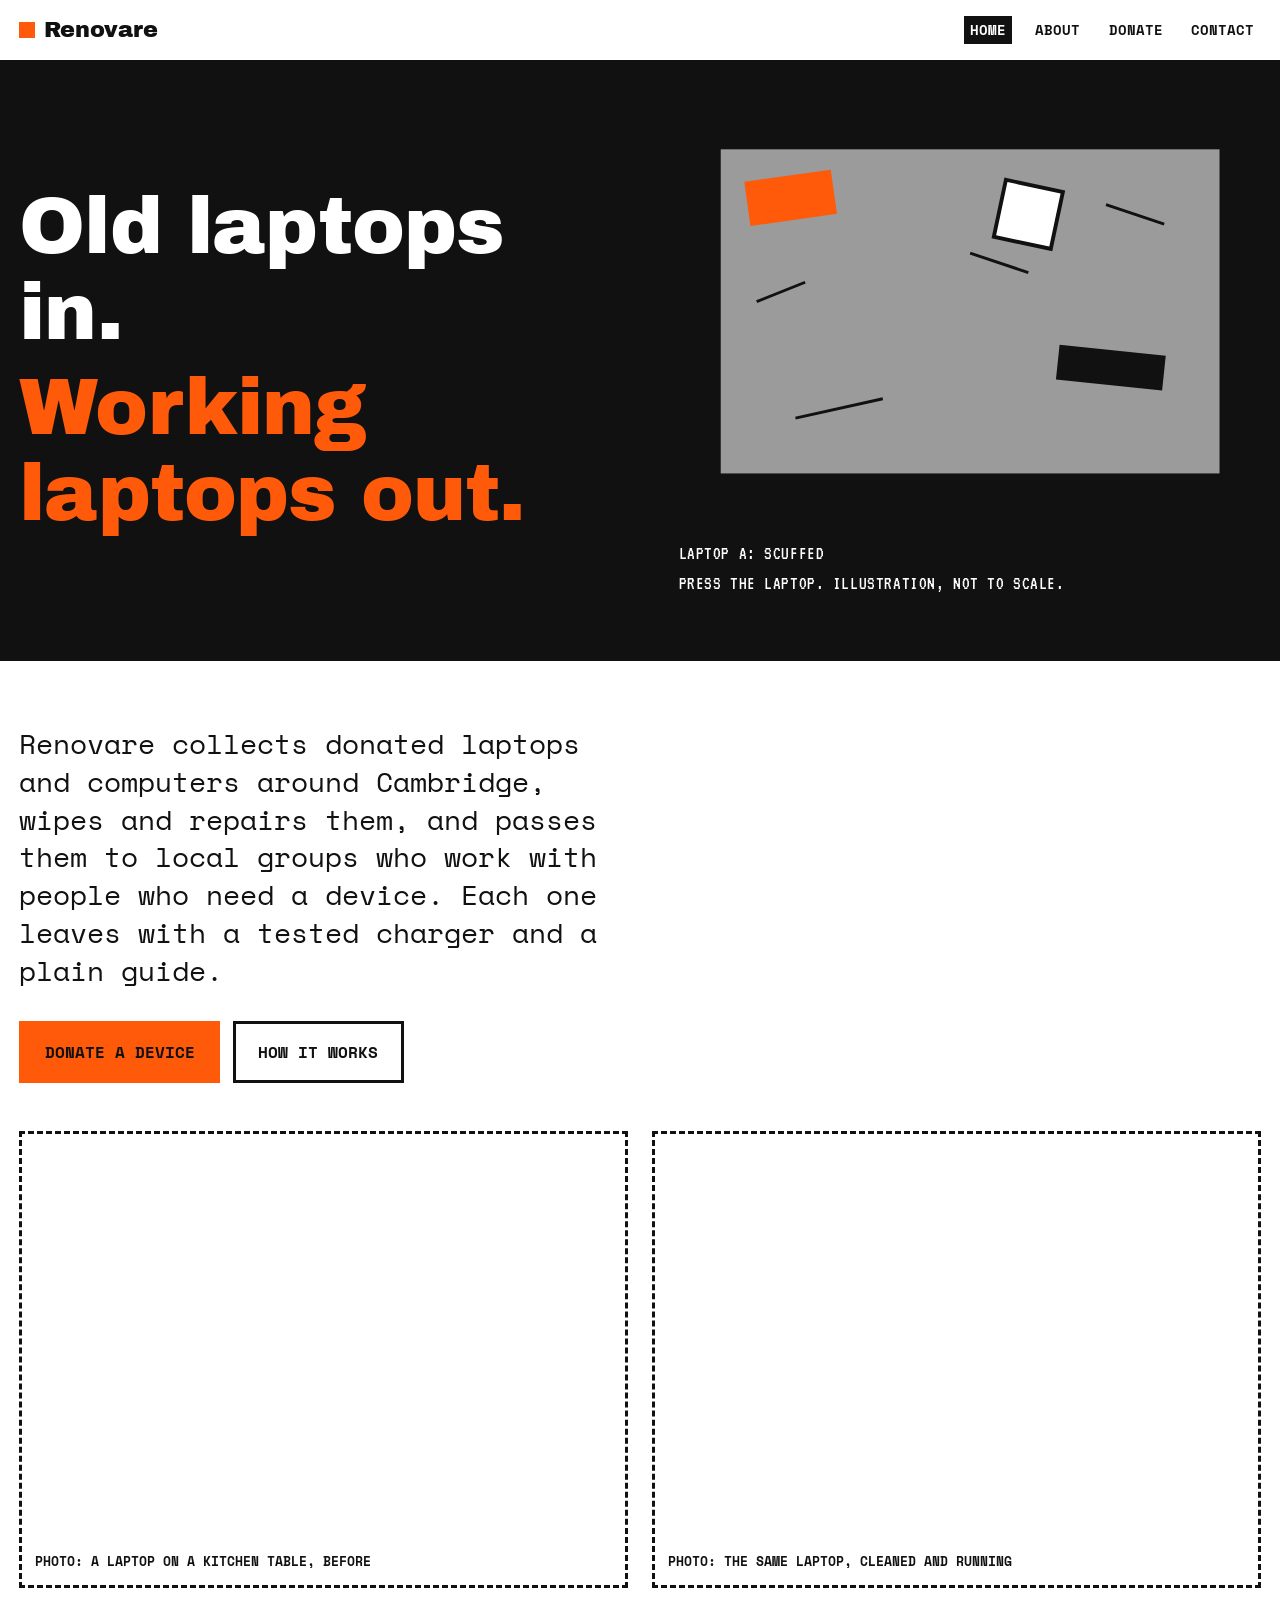
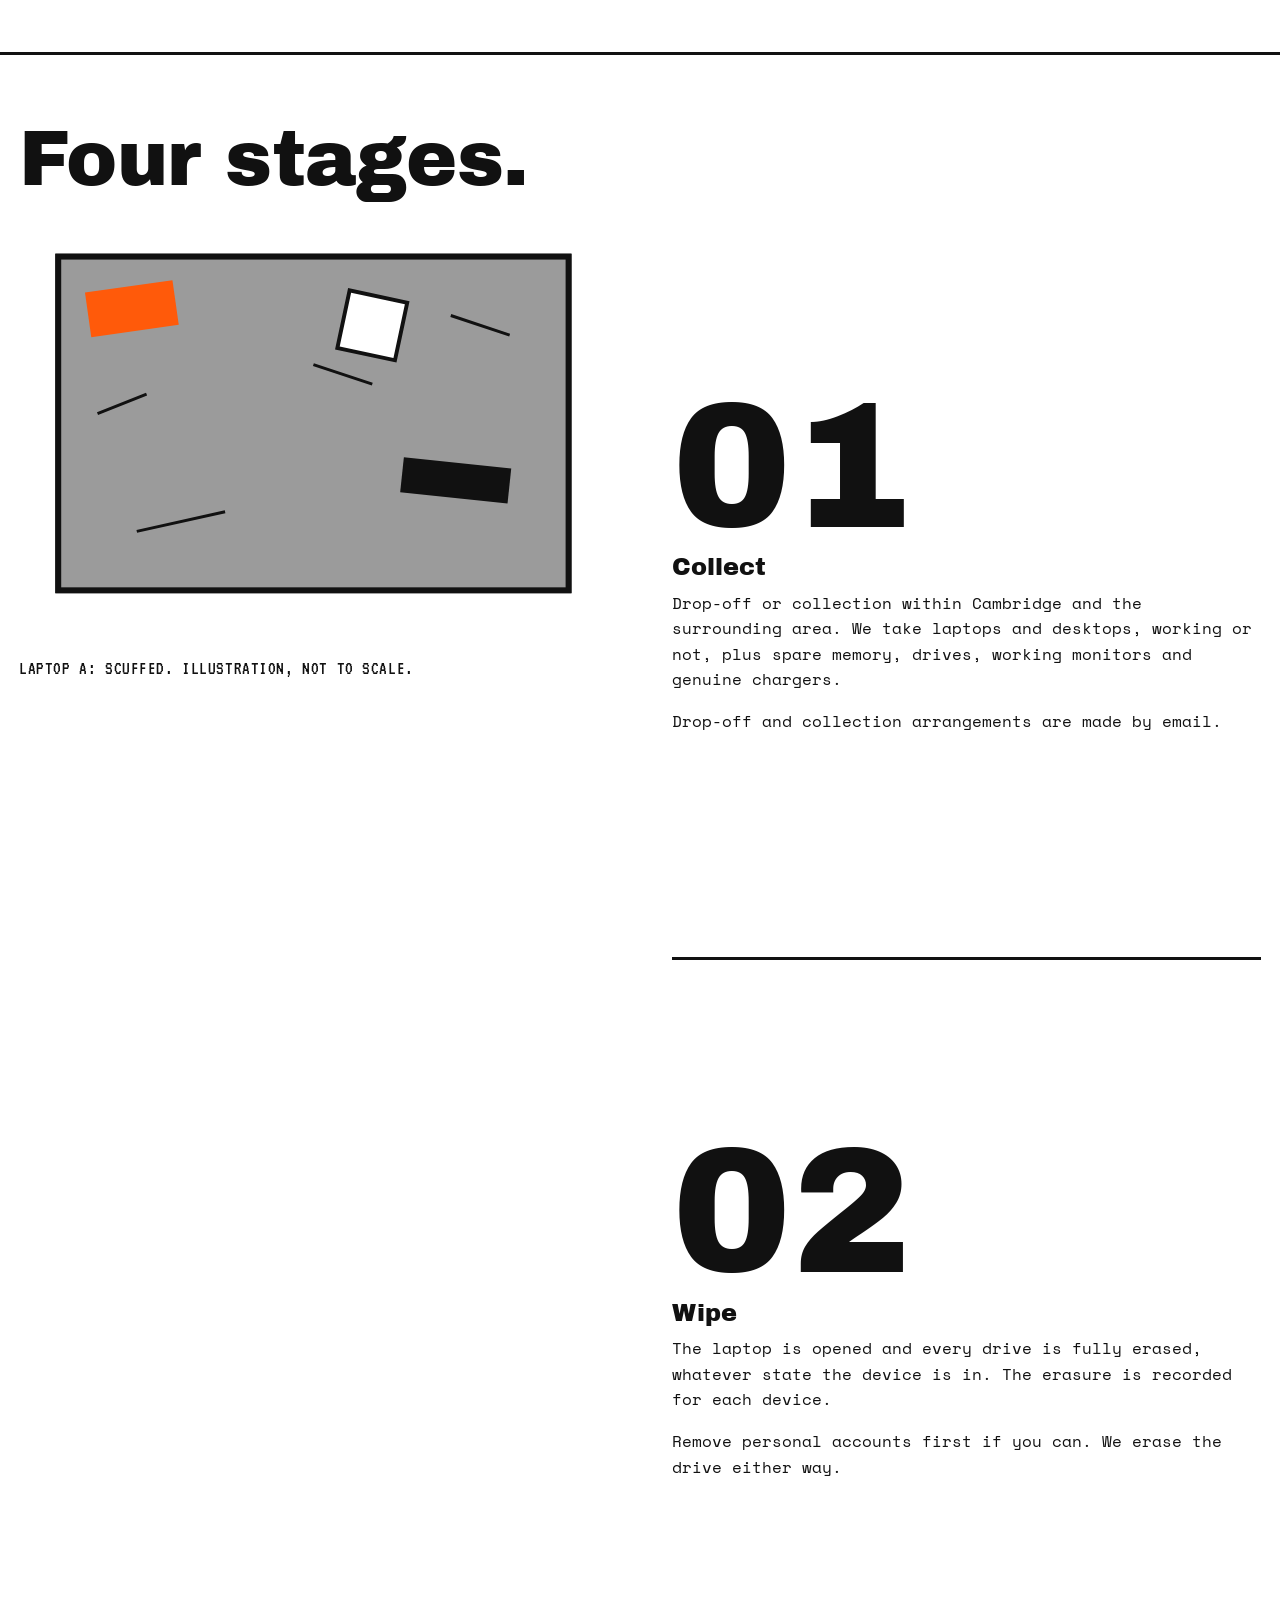
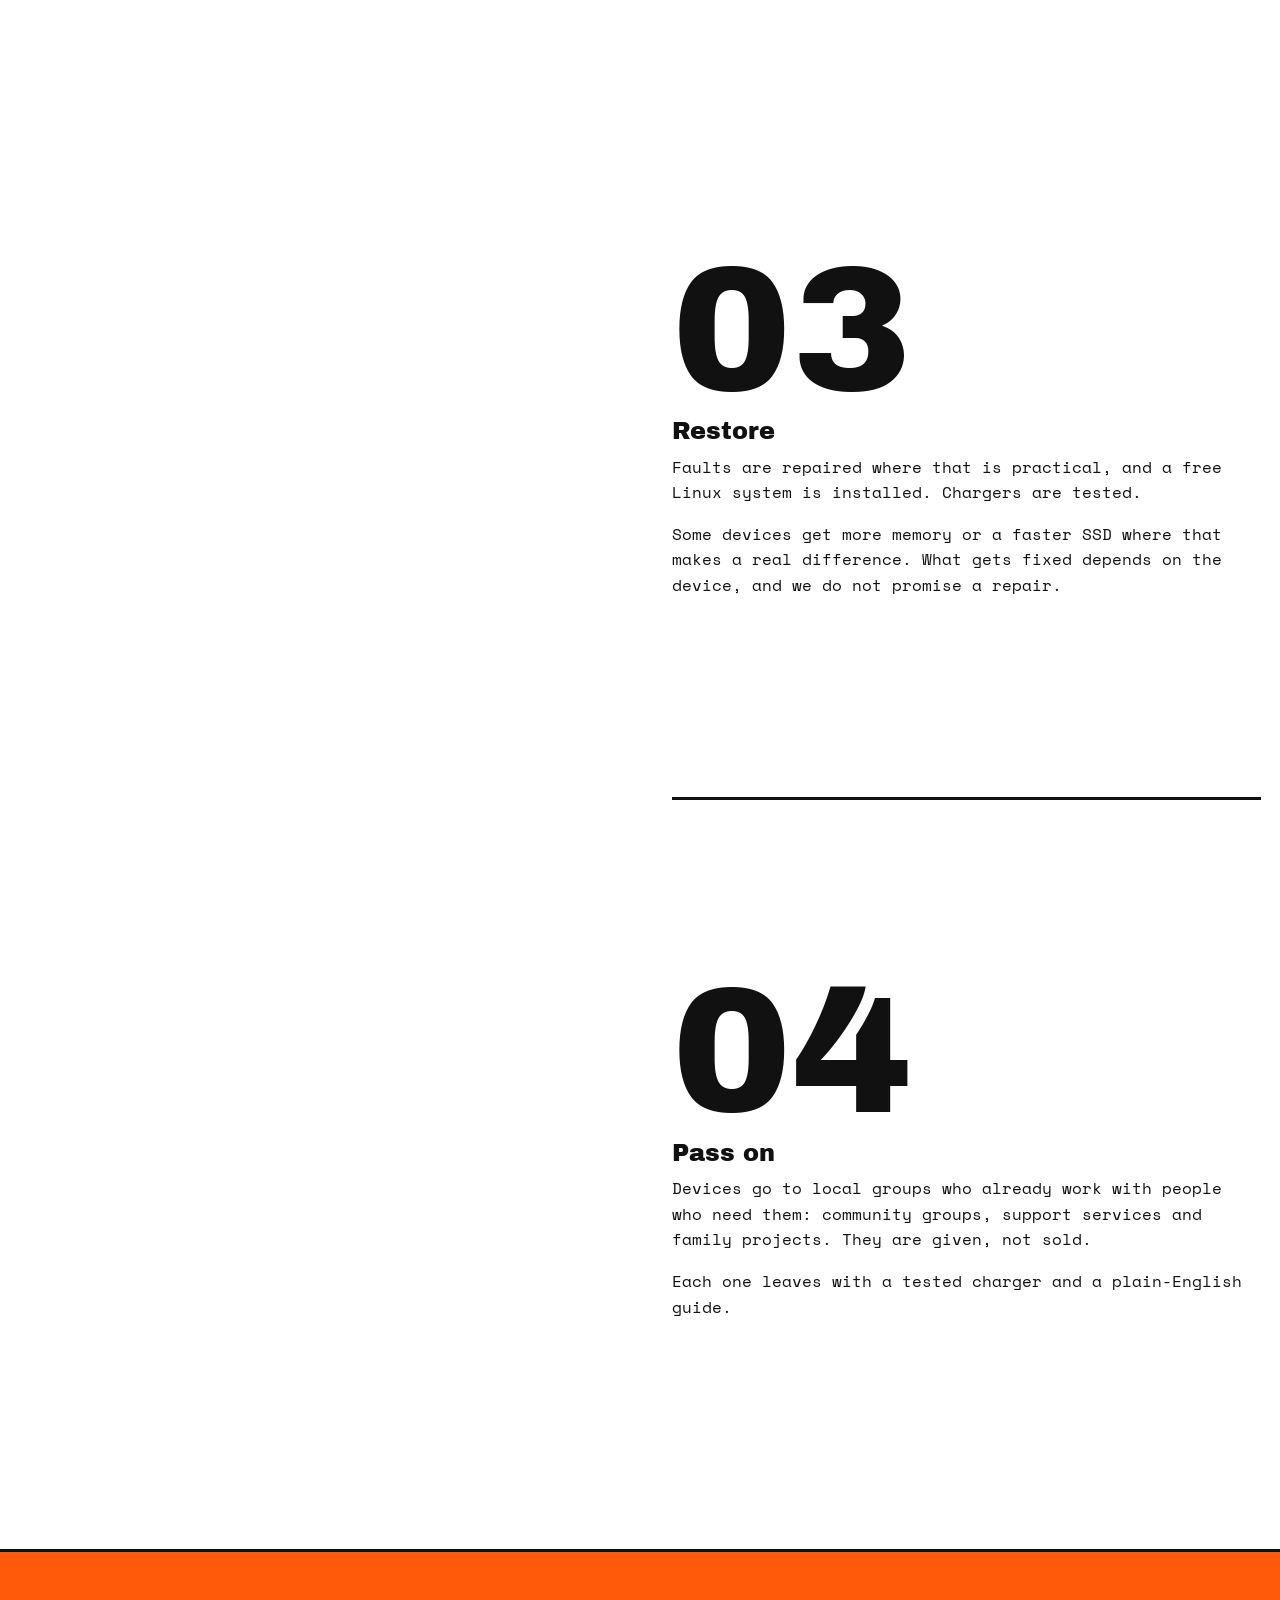
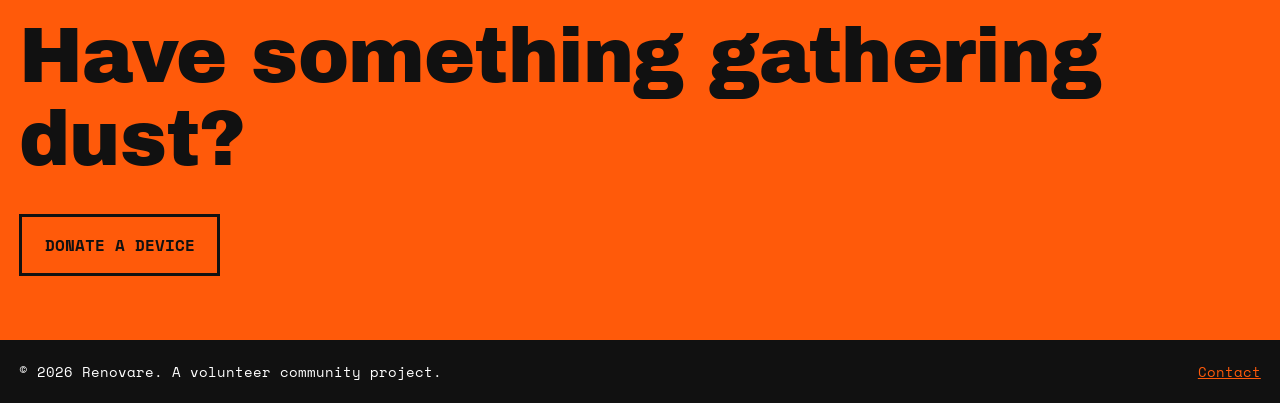
<file: index.html>
<!doctype html>
<html lang="en-GB">
<head>
<meta charset="utf-8">
<meta name="viewport" content="width=device-width,initial-scale=1">
<title>Renovare</title>
<style>
:root{--ink:#111;--paper:#fff;--or:#FF5A0A}
*{box-sizing:border-box;margin:0;padding:0}
html{font:400 16px/1.6 "Space Mono",ui-monospace,monospace;color:var(--ink);background:var(--paper)}
body{min-height:100vh;display:flex;flex-direction:column}
a{color:inherit}
button{font:inherit;color:inherit;background:none;border:0;padding:0;cursor:pointer}
h1,h2,h3,dt{font-family:"Archivo Black",sans-serif;font-weight:400;line-height:1.08;letter-spacing:-.01em}
h1{font-size:clamp(2.8rem,6.2vw,6.5rem)}
h2{font-size:clamp(2.4rem,6vw,5.5rem);margin-bottom:1.2rem}
h3{font-size:1.5rem;letter-spacing:0;margin-bottom:.6rem}
p{max-width:60ch;margin-bottom:1rem}
.vt{font-family:"VT323",monospace;font-size:1.45rem;line-height:1.05;text-transform:uppercase;letter-spacing:.03em}
.cap{font-size:1.2rem;margin:.6rem 0 0}
header{display:flex;flex-wrap:wrap;justify-content:space-between;align-items:center;gap:1rem;padding:1rem 1.2rem;border-bottom:3px solid var(--ink)}
.mark{display:flex;align-items:center;gap:.6rem;font:400 1.4rem/1 "Archivo Black",sans-serif;text-decoration:none}
.mark i{width:.7em;height:.7em;background:var(--or)}
nav{display:flex;flex-wrap:wrap;gap:1rem;text-transform:uppercase;font-size:.9rem;font-weight:700}
nav a{text-decoration:none;padding:.15rem .4rem}
nav a:hover{text-decoration:underline;text-decoration-thickness:3px}
nav a[aria-current=page]{background:var(--ink);color:var(--paper)}
main{flex:1}
section{border-bottom:3px solid var(--ink)}
.in{max-width:1280px;margin:0 auto;padding:4rem 1.2rem}
/* the drive: a grid of cells, orange = data, hollow = erased */
.drive{display:grid;grid-template-columns:repeat(20,1fr);gap:4px;width:100%;transition:outline-color .3s}
.c{aspect-ratio:1;background:var(--or);box-shadow:inset 0 0 0 2px var(--or);transition:background .22s}
.drive[data-stage="2"] .c,.drive[data-stage="3"] .c,.drive[data-stage="4"] .c{background:transparent}
.drive[data-stage="3"] .os,.drive[data-stage="4"] .os{background:var(--or)}
.drive[data-stage="4"]{outline:3px solid var(--or);outline-offset:10px}
/* hero */
.hero{background:var(--ink);color:var(--paper)}
.hgrid{display:grid;grid-template-columns:1.05fr 1fr;gap:3rem;align-items:center}
.hero h1 span{display:block}
.hero .l2{color:var(--or)}
.hero .drive{cursor:pointer}
.hero .drive:focus-visible{outline:3px solid var(--or);outline-offset:8px}
.lead{font-size:clamp(1.25rem,2.4vw,1.75rem);line-height:1.35;max-width:36ch}
.btns{display:flex;flex-wrap:wrap;gap:.8rem;margin-top:2rem}
.btn{display:inline-block;padding:1rem 1.4rem;border:3px solid currentColor;font:700 1rem "Space Mono",monospace;text-transform:uppercase;text-decoration:none;color:inherit}
.btn:hover{background:var(--ink);color:var(--paper);border-color:var(--ink)}
.btn.solid{background:var(--or);border-color:var(--or);color:var(--ink)}
.btn.solid:hover{background:var(--ink);border-color:var(--ink);color:var(--or)}
.pair{display:grid;grid-template-columns:1fr 1fr;gap:1.5rem;margin-top:3rem}
.frame{border:3px dashed currentColor;aspect-ratio:4/3;display:flex;align-items:flex-end;padding:.8rem;font-size:.8rem;text-transform:uppercase;font-weight:700}
/* process */
.proc{display:grid;grid-template-columns:1fr 1fr;gap:4rem;align-items:start}
.rig{position:sticky;top:2rem}
.rig .drive{margin:2rem 0 0;padding:0}
.stg{min-height:70vh;padding:3rem 0;border-top:3px solid var(--ink);display:flex;flex-direction:column;justify-content:center}
.stg:first-child{border-top:0;padding-top:0}
.n{font-family:"Archivo Black",sans-serif;font-size:clamp(5rem,14vw,12rem);line-height:.8;margin-bottom:1rem}
.stg[data-n="3"]{border-top:0}
.band{background:var(--or)}
.band .in{display:flex;flex-wrap:wrap;justify-content:space-between;align-items:center;gap:2rem}
.band h2{margin:0}
.spec{border-top:3px solid var(--ink)}
.spec>div{display:grid;grid-template-columns:minmax(0,1fr) minmax(0,2fr);gap:1.5rem;padding:1.6rem 0;border-bottom:3px solid var(--ink)}
dt{font-size:1.15rem;text-transform:uppercase}
dd{max-width:60ch}
.orb{background:var(--or)}
.yn{display:grid;grid-template-columns:1fr 1fr;border-bottom:3px solid var(--ink)}
.yn>div{padding:3rem 1.5rem}
.yn>div+div{background:var(--ink);color:var(--paper)}
.yn ul{list-style:none}
.yn li{padding:.8rem 0;border-bottom:2px solid currentColor}
.yes li::before{content:"✓  ";font-weight:700}
.no li::before{content:"✕  ";font-weight:700;color:var(--or)}
.big{display:inline-block;font-family:"Archivo Black",sans-serif;font-size:clamp(1.3rem,4vw,3rem);text-decoration:underline;text-decoration-thickness:4px;text-underline-offset:.15em;word-break:break-all;margin:1.5rem 0}
.form label{display:block;text-transform:uppercase;font-weight:700;font-size:.8rem;margin-top:1.6rem}
input,textarea{width:100%;font:inherit;color:inherit;background:transparent;border:0;border-bottom:3px solid var(--ink);padding:.6rem 0;border-radius:0}
textarea{min-height:8rem;resize:vertical}
input:focus,textarea:focus{outline:none;border-bottom-color:var(--or)}
.form .btn{margin-top:2.2rem}
footer{display:flex;flex-wrap:wrap;justify-content:space-between;gap:1rem;padding:1.2rem;background:var(--ink);color:var(--paper);font-size:.85rem}
footer a{color:var(--or)}
@media (max-width:860px){.hgrid,.proc,.pair,.yn,.spec>div{grid-template-columns:1fr}.rig{position:static}.yn>div+div{border-top:3px solid var(--ink)}}
@media (prefers-reduced-motion:reduce){*{transition:none!important}}
/* laptop */
.lap{width:100%;height:auto;display:block;overflow:visible}
.hero .l1{margin-bottom:.12em}
.hero .l2{margin-top:.04em}
.lapbtn{display:block;width:100%}
.lapbtn:focus-visible{outline:3px solid var(--or);outline-offset:8px}
.spin{transition:transform .9s cubic-bezier(.2,.8,.2,1)}
.procsec .in{padding-bottom:2rem}
.procsec .proc{padding-top:1rem}
.stg{min-height:80vh}

</style>
<link rel="preconnect" href="https://fonts.googleapis.com">
<link rel="preconnect" href="https://fonts.gstatic.com" crossorigin>
<link href="https://fonts.googleapis.com/css2?family=Archivo+Black&family=Space+Mono:wght@400;700&family=VT323&display=swap" rel="stylesheet">
</head>
<body>
<header>
<a class="mark" href="index.html"><i></i>Renovare</a>
<nav aria-label="Main"><a href="index.html" aria-current="page">Home</a><a href="about.html">About</a><a href="donate.html">Donate</a><a href="contact.html">Contact</a></nav>
</header>
<main>
<section class="hero"><div class="in hgrid">
<h1><span class="l1">Old laptops in.</span><span class="l2">Working laptops out.</span></h1>
<div>
<div class="spin" id="heroWrap"><button class="lapbtn" id="heroBtn" aria-label="Laptop A. Press to spin and clean."><div id="heroLap"></div></button></div>
<p class="vt cap" id="hs">Laptop A: scuffed</p>
<p class="vt cap">Press the laptop. Illustration, not to scale.</p>
</div>
</div></section>
<section><div class="in">
<p class="lead">Renovare collects donated laptops and computers around Cambridge, wipes and repairs them, and passes them to local groups who work with people who need a device. Each one leaves with a tested charger and a plain guide.</p>
<div class="btns"><a class="btn solid" href="donate.html">Donate a device</a><a class="btn" href="#process">How it works</a></div>
<div class="pair"><div class="frame">Photo: a laptop on a kitchen table, before</div><div class="frame">Photo: the same laptop, cleaned and running</div></div>
</div></section>
<section class="procsec" id="proc"><div class="in">
<h2>Four stages.</h2>
<div class="proc">
<div class="rig">
<div id="procLap"></div>
<p class="vt cap">Laptop A: <span id="ps">Scuffed</span>. Illustration, not to scale.</p>
</div>
<div class="stages">
<article class="stg" data-n="1" data-s="Scuffed"><p class="n">01</p><h3>Collect</h3><p>Drop-off or collection within Cambridge and the surrounding area. We take laptops and desktops, working or not, plus spare memory, drives, working monitors and genuine chargers.</p><p>Drop-off and collection arrangements are made by email.</p></article>
<article class="stg" data-n="2" data-s="Opened"><p class="n">02</p><h3>Wipe</h3><p>The laptop is opened and every drive is fully erased, whatever state the device is in. The erasure is recorded for each device.</p><p>Remove personal accounts first if you can. We erase the drive either way.</p></article>
<article class="stg" data-n="3" data-s="Screws in"><p class="n">03</p><h3>Restore</h3><p>Faults are repaired where that is practical, and a free Linux system is installed. Chargers are tested.</p><p>Some devices get more memory or a faster SSD where that makes a real difference. What gets fixed depends on the device, and we do not promise a repair.</p></article>
<article class="stg" data-n="4" data-s="Clean"><p class="n">04</p><h3>Pass on</h3><p>Devices go to local groups who already work with people who need them: community groups, support services and family projects. They are given, not sold.</p><p>Each one leaves with a tested charger and a plain-English guide.</p></article>
</div>
</div>
</div></section>
<section class="band"><div class="in"><h2>Have something gathering dust?</h2><a class="btn" href="donate.html">Donate a device</a></div></section>
</main>
<footer><span>© 2026 Renovare. A volunteer community project.</span><a href="contact.html">Contact</a></footer>
<script>
const LAPTOP=`<svg viewBox="0 0 600 420" class="lap" role="img" aria-label="Laptop">
<g class="base">
<rect x="40" y="20" width="520" height="340" fill="#1d1d1d"/>
<rect class="hdd" x="90" y="110" width="170" height="110" fill="#D7261E"/>
<rect class="ssd" x="330" y="120" width="190" height="46" fill="#2BBE5A" opacity="0"/>
<g class="screws" opacity="0" fill="#cfcfcf"><circle cx="70" cy="40" r="9"/><circle cx="530" cy="40" r="9"/><circle cx="70" cy="340" r="9"/><circle cx="530" cy="340" r="9"/><circle cx="300" cy="200" r="9"/></g>
</g>
<g class="lid" style="transform-origin:300px 360px">
<rect class="lidC" x="40" y="20" width="520" height="340" fill="#fff" stroke="#111" stroke-width="6"/>
<rect x="270" y="165" width="60" height="60" fill="#FF5A0A"/>
<rect class="lidS" x="40" y="20" width="520" height="340" fill="#9b9b9b" stroke="#111" stroke-width="6"/>
<g class="junk">
<rect x="70" y="50" width="90" height="46" fill="#FF5A0A" transform="rotate(-8 115 73)"/>
<rect x="390" y="230" width="110" height="36" fill="#111" transform="rotate(6 445 248)"/>
<rect x="330" y="60" width="60" height="60" fill="#fff" stroke="#111" stroke-width="4" transform="rotate(12 360 90)"/>
<path d="M120 300 L210 280 M300 130 L360 150 M80 180 L130 160 M440 80 L500 100" stroke="#111" stroke-width="3" fill="none"/>
</g>
</g>
</svg>`;
const c=v=>Math.min(1,Math.max(0,v));
function apply(el,p){
  const m=(a,b)=>c((p-a)/(b-a));
  const open=m(.2,.4)-m(.7,.85);
  el.querySelector('.lid').style.transform=`scaleY(${1-open})`;
  el.querySelector('.hdd').style.opacity=1-m(.4,.5);
  el.querySelector('.ssd').style.opacity=m(.5,.6);
  el.querySelector('.screws').style.opacity=m(.6,.65);
  const clean=m(.85,.95);
  el.querySelector('.lidS').style.opacity=1-clean;
  
  el.querySelector('.junk').style.opacity=1-clean;
}
const heroLap=document.getElementById('heroLap'), procLap=document.getElementById('procLap');
heroLap.innerHTML=LAPTOP; procLap.innerHTML=LAPTOP;
const heroEl=heroLap.querySelector('svg'), procEl=procLap.querySelector('svg');
apply(heroEl,0); apply(procEl,0);

const heroWrap=document.getElementById('heroWrap'), hs=document.getElementById('hs');
let angle=0, cleaned=false;
document.getElementById('heroBtn').addEventListener('click',()=>{
  cleaned=!cleaned;
  angle+=360;
  heroWrap.style.transform=`rotate(${angle}deg)`;
  apply(heroEl,cleaned?1:0);
  hs.textContent=cleaned?'Laptop A: clean':'Laptop A: scuffed';
});

const sec=document.getElementById('proc'), ps=document.getElementById('ps');
const label=p=>p<.3?'Scuffed':p<.55?'Opened':p<.85?'Screws in':'Clean';
function scrollP(){
  const r=sec.getBoundingClientRect();
  const total=sec.offsetHeight-innerHeight;
  return c(-r.top/total);
}
function onScroll(){const p=scrollP();apply(procEl,p);ps.textContent=label(p);}
window.addEventListener('scroll',onScroll,{passive:true});
onScroll();
</script>
</body>
</html>
</file>
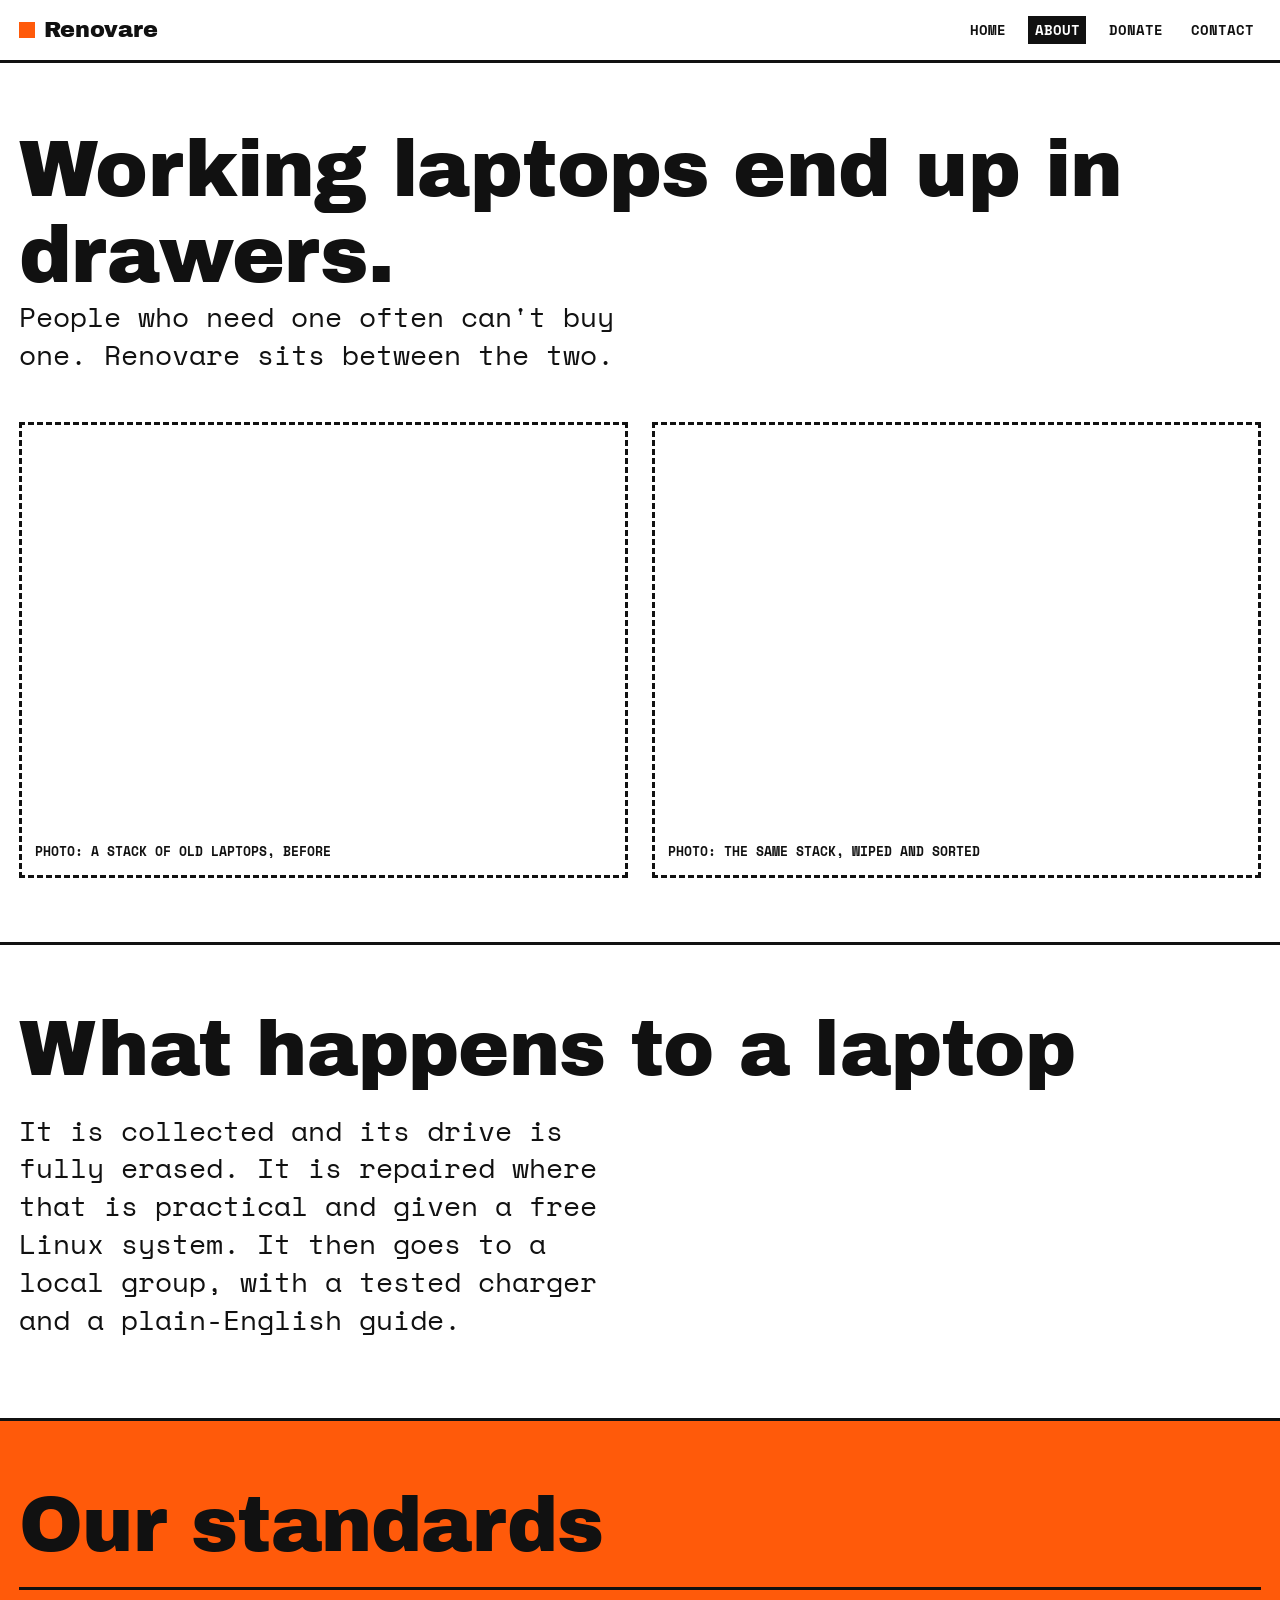
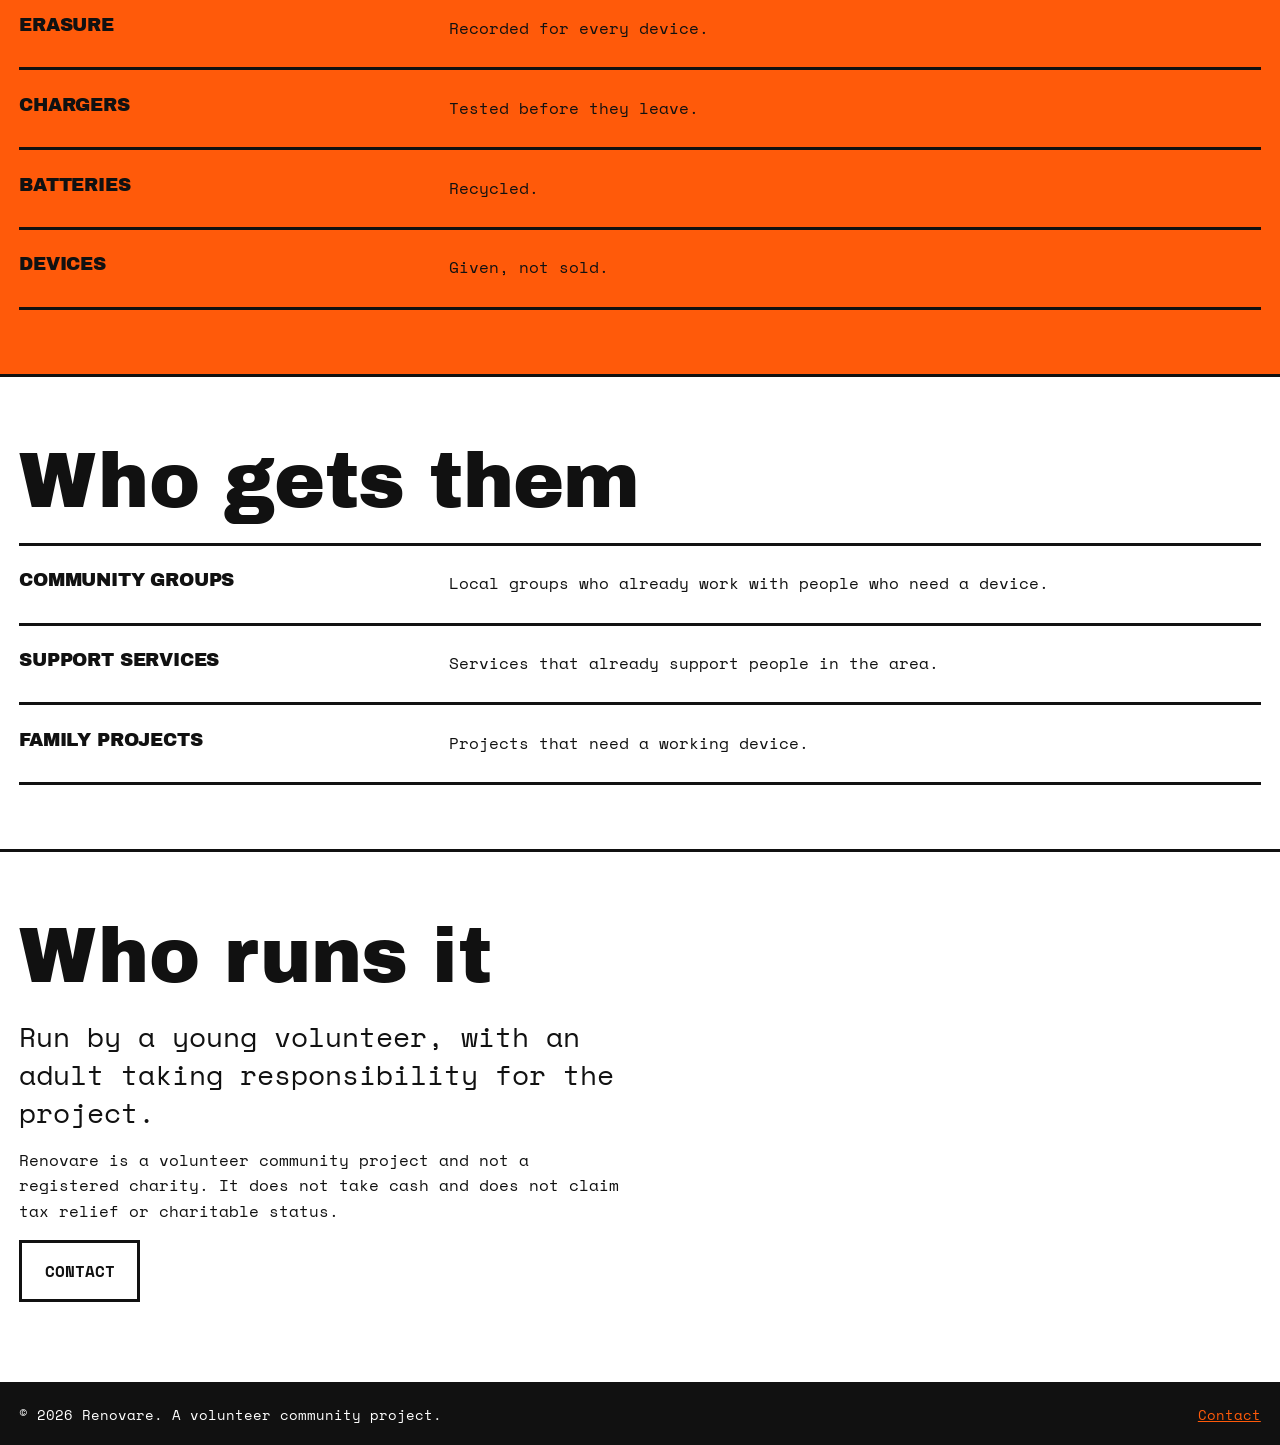
<file: about.html>
<!doctype html>
<html lang="en-GB">
<head>
<meta charset="utf-8">
<meta name="viewport" content="width=device-width,initial-scale=1">
<title>Renovare | About</title>
<style>
:root{--ink:#111;--paper:#fff;--or:#FF5A0A}
*{box-sizing:border-box;margin:0;padding:0}
html{font:400 16px/1.6 "Space Mono",ui-monospace,monospace;color:var(--ink);background:var(--paper)}
body{min-height:100vh;display:flex;flex-direction:column}
a{color:inherit}
button{font:inherit;color:inherit;background:none;border:0;padding:0;cursor:pointer}
h1,h2,h3,dt{font-family:"Archivo Black",sans-serif;font-weight:400;line-height:1.08;letter-spacing:-.01em}
h1{font-size:clamp(2.8rem,6.2vw,6.5rem)}
h2{font-size:clamp(2.4rem,6vw,5.5rem);margin-bottom:1.2rem}
h3{font-size:1.5rem;letter-spacing:0;margin-bottom:.6rem}
p{max-width:60ch;margin-bottom:1rem}
.vt{font-family:"VT323",monospace;font-size:1.45rem;line-height:1.05;text-transform:uppercase;letter-spacing:.03em}
.cap{font-size:1.2rem;margin:.6rem 0 0}
header{display:flex;flex-wrap:wrap;justify-content:space-between;align-items:center;gap:1rem;padding:1rem 1.2rem;border-bottom:3px solid var(--ink)}
.mark{display:flex;align-items:center;gap:.6rem;font:400 1.4rem/1 "Archivo Black",sans-serif;text-decoration:none}
.mark i{width:.7em;height:.7em;background:var(--or)}
nav{display:flex;flex-wrap:wrap;gap:1rem;text-transform:uppercase;font-size:.9rem;font-weight:700}
nav a{text-decoration:none;padding:.15rem .4rem}
nav a:hover{text-decoration:underline;text-decoration-thickness:3px}
nav a[aria-current=page]{background:var(--ink);color:var(--paper)}
main{flex:1}
section{border-bottom:3px solid var(--ink)}
.in{max-width:1280px;margin:0 auto;padding:4rem 1.2rem}
/* the drive: a grid of cells, orange = data, hollow = erased */
.drive{display:grid;grid-template-columns:repeat(20,1fr);gap:4px;width:100%;transition:outline-color .3s}
.c{aspect-ratio:1;background:var(--or);box-shadow:inset 0 0 0 2px var(--or);transition:background .22s}
.drive[data-stage="2"] .c,.drive[data-stage="3"] .c,.drive[data-stage="4"] .c{background:transparent}
.drive[data-stage="3"] .os,.drive[data-stage="4"] .os{background:var(--or)}
.drive[data-stage="4"]{outline:3px solid var(--or);outline-offset:10px}
/* hero */
.hero{background:var(--ink);color:var(--paper)}
.hgrid{display:grid;grid-template-columns:1.05fr 1fr;gap:3rem;align-items:center}
.hero h1 span{display:block}
.hero .l2{color:var(--or)}
.hero .drive{cursor:pointer}
.hero .drive:focus-visible{outline:3px solid var(--or);outline-offset:8px}
.lead{font-size:clamp(1.25rem,2.4vw,1.75rem);line-height:1.35;max-width:36ch}
.btns{display:flex;flex-wrap:wrap;gap:.8rem;margin-top:2rem}
.btn{display:inline-block;padding:1rem 1.4rem;border:3px solid currentColor;font:700 1rem "Space Mono",monospace;text-transform:uppercase;text-decoration:none;color:inherit}
.btn:hover{background:var(--ink);color:var(--paper);border-color:var(--ink)}
.btn.solid{background:var(--or);border-color:var(--or);color:var(--ink)}
.btn.solid:hover{background:var(--ink);border-color:var(--ink);color:var(--or)}
.pair{display:grid;grid-template-columns:1fr 1fr;gap:1.5rem;margin-top:3rem}
.frame{border:3px dashed currentColor;aspect-ratio:4/3;display:flex;align-items:flex-end;padding:.8rem;font-size:.8rem;text-transform:uppercase;font-weight:700}
/* process */
.proc{display:grid;grid-template-columns:1fr 1fr;gap:4rem;align-items:start}
.rig{position:sticky;top:2rem}
.rig .drive{margin:2rem 0 0;padding:0}
.stg{min-height:70vh;padding:3rem 0;border-top:3px solid var(--ink);display:flex;flex-direction:column;justify-content:center}
.stg:first-child{border-top:0;padding-top:0}
.n{font-family:"Archivo Black",sans-serif;font-size:clamp(5rem,14vw,12rem);line-height:.8;margin-bottom:1rem}
.stg[data-n="3"]{border-top:0}
.band{background:var(--or)}
.band .in{display:flex;flex-wrap:wrap;justify-content:space-between;align-items:center;gap:2rem}
.band h2{margin:0}
.spec{border-top:3px solid var(--ink)}
.spec>div{display:grid;grid-template-columns:minmax(0,1fr) minmax(0,2fr);gap:1.5rem;padding:1.6rem 0;border-bottom:3px solid var(--ink)}
dt{font-size:1.15rem;text-transform:uppercase}
dd{max-width:60ch}
.orb{background:var(--or)}
.yn{display:grid;grid-template-columns:1fr 1fr;border-bottom:3px solid var(--ink)}
.yn>div{padding:3rem 1.5rem}
.yn>div+div{background:var(--ink);color:var(--paper)}
.yn ul{list-style:none}
.yn li{padding:.8rem 0;border-bottom:2px solid currentColor}
.yes li::before{content:"✓  ";font-weight:700}
.no li::before{content:"✕  ";font-weight:700;color:var(--or)}
.big{display:inline-block;font-family:"Archivo Black",sans-serif;font-size:clamp(1.3rem,4vw,3rem);text-decoration:underline;text-decoration-thickness:4px;text-underline-offset:.15em;word-break:break-all;margin:1.5rem 0}
.form label{display:block;text-transform:uppercase;font-weight:700;font-size:.8rem;margin-top:1.6rem}
input,textarea{width:100%;font:inherit;color:inherit;background:transparent;border:0;border-bottom:3px solid var(--ink);padding:.6rem 0;border-radius:0}
textarea{min-height:8rem;resize:vertical}
input:focus,textarea:focus{outline:none;border-bottom-color:var(--or)}
.form .btn{margin-top:2.2rem}
footer{display:flex;flex-wrap:wrap;justify-content:space-between;gap:1rem;padding:1.2rem;background:var(--ink);color:var(--paper);font-size:.85rem}
footer a{color:var(--or)}
@media (max-width:860px){.hgrid,.proc,.pair,.yn,.spec>div{grid-template-columns:1fr}.rig{position:static}.yn>div+div{border-top:3px solid var(--ink)}}
@media (prefers-reduced-motion:reduce){*{transition:none!important}}
/* laptop */
.lap{width:100%;height:auto;display:block;overflow:visible}
.hero .l1{margin-bottom:.12em}
.hero .l2{margin-top:.04em}
.lapbtn{display:block;width:100%}
.lapbtn:focus-visible{outline:3px solid var(--or);outline-offset:8px}
.spin{transition:transform .9s cubic-bezier(.2,.8,.2,1)}
.procsec .in{padding-bottom:2rem}
.procsec .proc{padding-top:1rem}
.stg{min-height:80vh}

</style>
<link rel="preconnect" href="https://fonts.googleapis.com">
<link rel="preconnect" href="https://fonts.gstatic.com" crossorigin>
<link href="https://fonts.googleapis.com/css2?family=Archivo+Black&family=Space+Mono:wght@400;700&family=VT323&display=swap" rel="stylesheet">
</head>
<body>
<header>
<a class="mark" href="index.html"><i></i>Renovare</a>
<nav aria-label="Main"><a href="index.html">Home</a><a href="about.html" aria-current="page">About</a><a href="donate.html">Donate</a><a href="contact.html">Contact</a></nav>
</header>
<main>
<section><div class="in">
<h1>Working laptops end up in drawers.</h1>
<p class="lead">People who need one often can't buy one. Renovare sits between the two.</p>
<div class="pair"><div class="frame">Photo: a stack of old laptops, before</div><div class="frame">Photo: the same stack, wiped and sorted</div></div>
</div></section>
<section><div class="in">
<h2>What happens to a laptop</h2>
<p class="lead">It is collected and its drive is fully erased. It is repaired where that is practical and given a free Linux system. It then goes to a local group, with a tested charger and a plain-English guide.</p>
</div></section>
<section class="orb"><div class="in">
<h2>Our standards</h2>
<dl class="spec">
<div><dt>Erasure</dt><dd>Recorded for every device.</dd></div>
<div><dt>Chargers</dt><dd>Tested before they leave.</dd></div>
<div><dt>Batteries</dt><dd>Recycled.</dd></div>
<div><dt>Devices</dt><dd>Given, not sold.</dd></div>
</dl>
</div></section>
<section><div class="in">
<h2>Who gets them</h2>
<dl class="spec">
<div><dt>Community groups</dt><dd>Local groups who already work with people who need a device.</dd></div>
<div><dt>Support services</dt><dd>Services that already support people in the area.</dd></div>
<div><dt>Family projects</dt><dd>Projects that need a working device.</dd></div>
</dl>
</div></section>
<section><div class="in">
<h2>Who runs it</h2>
<p class="lead">Run by a young volunteer, with an adult taking responsibility for the project.</p>
<p>Renovare is a volunteer community project and not a registered charity. It does not take cash and does not claim tax relief or charitable status.</p>
<p><a class="btn" href="contact.html">Contact</a></p>
</div></section>
</main>
<footer><span>© 2026 Renovare. A volunteer community project.</span><a href="contact.html">Contact</a></footer>
</body>
</html>
</file>
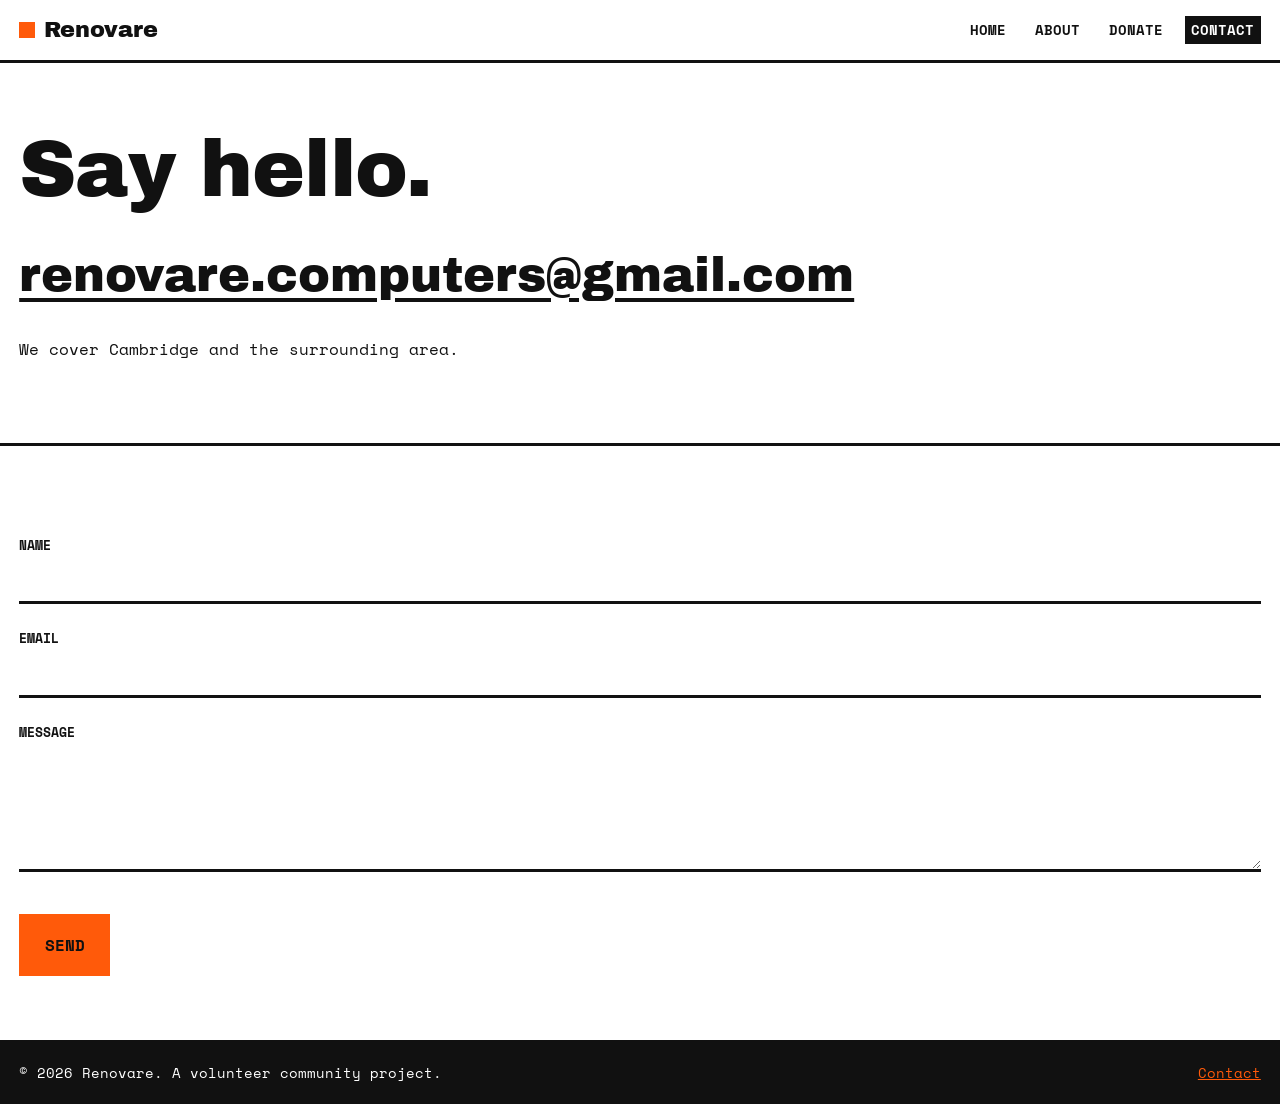
<file: contact.html>
<!doctype html>
<html lang="en-GB">
<head>
<meta charset="utf-8">
<meta name="viewport" content="width=device-width,initial-scale=1">
<title>Renovare | Contact</title>
<style>
:root{--ink:#111;--paper:#fff;--or:#FF5A0A}
*{box-sizing:border-box;margin:0;padding:0}
html{font:400 16px/1.6 "Space Mono",ui-monospace,monospace;color:var(--ink);background:var(--paper)}
body{min-height:100vh;display:flex;flex-direction:column}
a{color:inherit}
button{font:inherit;color:inherit;background:none;border:0;padding:0;cursor:pointer}
h1,h2,h3,dt{font-family:"Archivo Black",sans-serif;font-weight:400;line-height:1.08;letter-spacing:-.01em}
h1{font-size:clamp(2.8rem,6.2vw,6.5rem)}
h2{font-size:clamp(2.4rem,6vw,5.5rem);margin-bottom:1.2rem}
h3{font-size:1.5rem;letter-spacing:0;margin-bottom:.6rem}
p{max-width:60ch;margin-bottom:1rem}
.vt{font-family:"VT323",monospace;font-size:1.45rem;line-height:1.05;text-transform:uppercase;letter-spacing:.03em}
.cap{font-size:1.2rem;margin:.6rem 0 0}
header{display:flex;flex-wrap:wrap;justify-content:space-between;align-items:center;gap:1rem;padding:1rem 1.2rem;border-bottom:3px solid var(--ink)}
.mark{display:flex;align-items:center;gap:.6rem;font:400 1.4rem/1 "Archivo Black",sans-serif;text-decoration:none}
.mark i{width:.7em;height:.7em;background:var(--or)}
nav{display:flex;flex-wrap:wrap;gap:1rem;text-transform:uppercase;font-size:.9rem;font-weight:700}
nav a{text-decoration:none;padding:.15rem .4rem}
nav a:hover{text-decoration:underline;text-decoration-thickness:3px}
nav a[aria-current=page]{background:var(--ink);color:var(--paper)}
main{flex:1}
section{border-bottom:3px solid var(--ink)}
.in{max-width:1280px;margin:0 auto;padding:4rem 1.2rem}
/* the drive: a grid of cells, orange = data, hollow = erased */
.drive{display:grid;grid-template-columns:repeat(20,1fr);gap:4px;width:100%;transition:outline-color .3s}
.c{aspect-ratio:1;background:var(--or);box-shadow:inset 0 0 0 2px var(--or);transition:background .22s}
.drive[data-stage="2"] .c,.drive[data-stage="3"] .c,.drive[data-stage="4"] .c{background:transparent}
.drive[data-stage="3"] .os,.drive[data-stage="4"] .os{background:var(--or)}
.drive[data-stage="4"]{outline:3px solid var(--or);outline-offset:10px}
/* hero */
.hero{background:var(--ink);color:var(--paper)}
.hgrid{display:grid;grid-template-columns:1.05fr 1fr;gap:3rem;align-items:center}
.hero h1 span{display:block}
.hero .l2{color:var(--or)}
.hero .drive{cursor:pointer}
.hero .drive:focus-visible{outline:3px solid var(--or);outline-offset:8px}
.lead{font-size:clamp(1.25rem,2.4vw,1.75rem);line-height:1.35;max-width:36ch}
.btns{display:flex;flex-wrap:wrap;gap:.8rem;margin-top:2rem}
.btn{display:inline-block;padding:1rem 1.4rem;border:3px solid currentColor;font:700 1rem "Space Mono",monospace;text-transform:uppercase;text-decoration:none;color:inherit}
.btn:hover{background:var(--ink);color:var(--paper);border-color:var(--ink)}
.btn.solid{background:var(--or);border-color:var(--or);color:var(--ink)}
.btn.solid:hover{background:var(--ink);border-color:var(--ink);color:var(--or)}
.pair{display:grid;grid-template-columns:1fr 1fr;gap:1.5rem;margin-top:3rem}
.frame{border:3px dashed currentColor;aspect-ratio:4/3;display:flex;align-items:flex-end;padding:.8rem;font-size:.8rem;text-transform:uppercase;font-weight:700}
/* process */
.proc{display:grid;grid-template-columns:1fr 1fr;gap:4rem;align-items:start}
.rig{position:sticky;top:2rem}
.rig .drive{margin:2rem 0 0;padding:0}
.stg{min-height:70vh;padding:3rem 0;border-top:3px solid var(--ink);display:flex;flex-direction:column;justify-content:center}
.stg:first-child{border-top:0;padding-top:0}
.n{font-family:"Archivo Black",sans-serif;font-size:clamp(5rem,14vw,12rem);line-height:.8;margin-bottom:1rem}
.stg[data-n="3"]{border-top:0}
.band{background:var(--or)}
.band .in{display:flex;flex-wrap:wrap;justify-content:space-between;align-items:center;gap:2rem}
.band h2{margin:0}
.spec{border-top:3px solid var(--ink)}
.spec>div{display:grid;grid-template-columns:minmax(0,1fr) minmax(0,2fr);gap:1.5rem;padding:1.6rem 0;border-bottom:3px solid var(--ink)}
dt{font-size:1.15rem;text-transform:uppercase}
dd{max-width:60ch}
.orb{background:var(--or)}
.yn{display:grid;grid-template-columns:1fr 1fr;border-bottom:3px solid var(--ink)}
.yn>div{padding:3rem 1.5rem}
.yn>div+div{background:var(--ink);color:var(--paper)}
.yn ul{list-style:none}
.yn li{padding:.8rem 0;border-bottom:2px solid currentColor}
.yes li::before{content:"✓  ";font-weight:700}
.no li::before{content:"✕  ";font-weight:700;color:var(--or)}
.big{display:inline-block;font-family:"Archivo Black",sans-serif;font-size:clamp(1.3rem,4vw,3rem);text-decoration:underline;text-decoration-thickness:4px;text-underline-offset:.15em;word-break:break-all;margin:1.5rem 0}
.form label{display:block;text-transform:uppercase;font-weight:700;font-size:.8rem;margin-top:1.6rem}
input,textarea{width:100%;font:inherit;color:inherit;background:transparent;border:0;border-bottom:3px solid var(--ink);padding:.6rem 0;border-radius:0}
textarea{min-height:8rem;resize:vertical}
input:focus,textarea:focus{outline:none;border-bottom-color:var(--or)}
.form .btn{margin-top:2.2rem}
footer{display:flex;flex-wrap:wrap;justify-content:space-between;gap:1rem;padding:1.2rem;background:var(--ink);color:var(--paper);font-size:.85rem}
footer a{color:var(--or)}
@media (max-width:860px){.hgrid,.proc,.pair,.yn,.spec>div{grid-template-columns:1fr}.rig{position:static}.yn>div+div{border-top:3px solid var(--ink)}}
@media (prefers-reduced-motion:reduce){*{transition:none!important}}
/* laptop */
.lap{width:100%;height:auto;display:block;overflow:visible}
.hero .l1{margin-bottom:.12em}
.hero .l2{margin-top:.04em}
.lapbtn{display:block;width:100%}
.lapbtn:focus-visible{outline:3px solid var(--or);outline-offset:8px}
.spin{transition:transform .9s cubic-bezier(.2,.8,.2,1)}
.procsec .in{padding-bottom:2rem}
.procsec .proc{padding-top:1rem}
.stg{min-height:80vh}

</style>
<link rel="preconnect" href="https://fonts.googleapis.com">
<link rel="preconnect" href="https://fonts.gstatic.com" crossorigin>
<link href="https://fonts.googleapis.com/css2?family=Archivo+Black&family=Space+Mono:wght@400;700&family=VT323&display=swap" rel="stylesheet">
</head>
<body>
<header>
<a class="mark" href="index.html"><i></i>Renovare</a>
<nav aria-label="Main"><a href="index.html">Home</a><a href="about.html">About</a><a href="donate.html">Donate</a><a href="contact.html" aria-current="page">Contact</a></nav>
</header>
<main>
<section><div class="in">
<h1>Say hello.</h1>
<a class="big" href="mailto:renovare.computers@gmail.com">renovare.computers@gmail.com</a>
<p>We cover Cambridge and the surrounding area.</p>
</div></section>
<section><div class="in">
<form class="form" action="mailto:renovare.computers@gmail.com" method="post" enctype="text/plain">
<label for="name">Name</label>
<input id="name" name="name" type="text" required>
<label for="email">Email</label>
<input id="email" name="email" type="email" required>
<label for="message">Message</label>
<textarea id="message" name="message" required></textarea>
<button class="btn solid" type="submit">Send</button>
</form>
</div></section>
</main>
<footer><span>© 2026 Renovare. A volunteer community project.</span><a href="contact.html">Contact</a></footer>
</body>
</html>
</file>
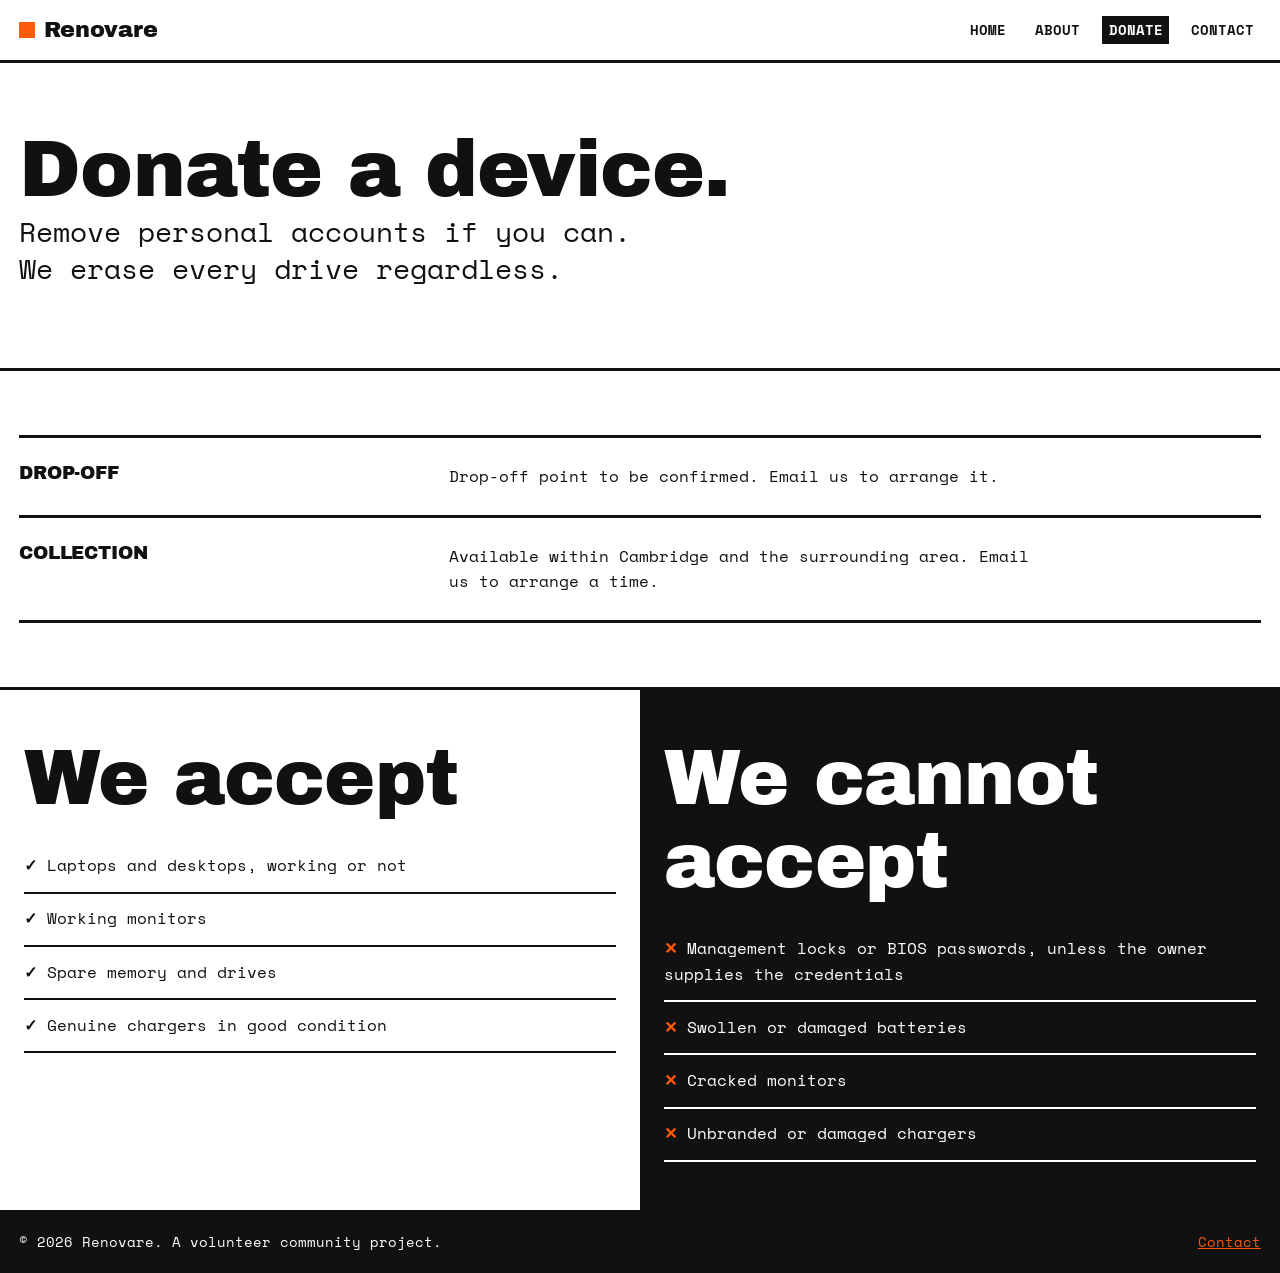
<file: donate.html>
<!doctype html>
<html lang="en-GB">
<head>
<meta charset="utf-8">
<meta name="viewport" content="width=device-width,initial-scale=1">
<title>Renovare | Donate</title>
<style>
:root{--ink:#111;--paper:#fff;--or:#FF5A0A}
*{box-sizing:border-box;margin:0;padding:0}
html{font:400 16px/1.6 "Space Mono",ui-monospace,monospace;color:var(--ink);background:var(--paper)}
body{min-height:100vh;display:flex;flex-direction:column}
a{color:inherit}
button{font:inherit;color:inherit;background:none;border:0;padding:0;cursor:pointer}
h1,h2,h3,dt{font-family:"Archivo Black",sans-serif;font-weight:400;line-height:1.08;letter-spacing:-.01em}
h1{font-size:clamp(2.8rem,6.2vw,6.5rem)}
h2{font-size:clamp(2.4rem,6vw,5.5rem);margin-bottom:1.2rem}
h3{font-size:1.5rem;letter-spacing:0;margin-bottom:.6rem}
p{max-width:60ch;margin-bottom:1rem}
.vt{font-family:"VT323",monospace;font-size:1.45rem;line-height:1.05;text-transform:uppercase;letter-spacing:.03em}
.cap{font-size:1.2rem;margin:.6rem 0 0}
header{display:flex;flex-wrap:wrap;justify-content:space-between;align-items:center;gap:1rem;padding:1rem 1.2rem;border-bottom:3px solid var(--ink)}
.mark{display:flex;align-items:center;gap:.6rem;font:400 1.4rem/1 "Archivo Black",sans-serif;text-decoration:none}
.mark i{width:.7em;height:.7em;background:var(--or)}
nav{display:flex;flex-wrap:wrap;gap:1rem;text-transform:uppercase;font-size:.9rem;font-weight:700}
nav a{text-decoration:none;padding:.15rem .4rem}
nav a:hover{text-decoration:underline;text-decoration-thickness:3px}
nav a[aria-current=page]{background:var(--ink);color:var(--paper)}
main{flex:1}
section{border-bottom:3px solid var(--ink)}
.in{max-width:1280px;margin:0 auto;padding:4rem 1.2rem}
/* the drive: a grid of cells, orange = data, hollow = erased */
.drive{display:grid;grid-template-columns:repeat(20,1fr);gap:4px;width:100%;transition:outline-color .3s}
.c{aspect-ratio:1;background:var(--or);box-shadow:inset 0 0 0 2px var(--or);transition:background .22s}
.drive[data-stage="2"] .c,.drive[data-stage="3"] .c,.drive[data-stage="4"] .c{background:transparent}
.drive[data-stage="3"] .os,.drive[data-stage="4"] .os{background:var(--or)}
.drive[data-stage="4"]{outline:3px solid var(--or);outline-offset:10px}
/* hero */
.hero{background:var(--ink);color:var(--paper)}
.hgrid{display:grid;grid-template-columns:1.05fr 1fr;gap:3rem;align-items:center}
.hero h1 span{display:block}
.hero .l2{color:var(--or)}
.hero .drive{cursor:pointer}
.hero .drive:focus-visible{outline:3px solid var(--or);outline-offset:8px}
.lead{font-size:clamp(1.25rem,2.4vw,1.75rem);line-height:1.35;max-width:36ch}
.btns{display:flex;flex-wrap:wrap;gap:.8rem;margin-top:2rem}
.btn{display:inline-block;padding:1rem 1.4rem;border:3px solid currentColor;font:700 1rem "Space Mono",monospace;text-transform:uppercase;text-decoration:none;color:inherit}
.btn:hover{background:var(--ink);color:var(--paper);border-color:var(--ink)}
.btn.solid{background:var(--or);border-color:var(--or);color:var(--ink)}
.btn.solid:hover{background:var(--ink);border-color:var(--ink);color:var(--or)}
.pair{display:grid;grid-template-columns:1fr 1fr;gap:1.5rem;margin-top:3rem}
.frame{border:3px dashed currentColor;aspect-ratio:4/3;display:flex;align-items:flex-end;padding:.8rem;font-size:.8rem;text-transform:uppercase;font-weight:700}
/* process */
.proc{display:grid;grid-template-columns:1fr 1fr;gap:4rem;align-items:start}
.rig{position:sticky;top:2rem}
.rig .drive{margin:2rem 0 0;padding:0}
.stg{min-height:70vh;padding:3rem 0;border-top:3px solid var(--ink);display:flex;flex-direction:column;justify-content:center}
.stg:first-child{border-top:0;padding-top:0}
.n{font-family:"Archivo Black",sans-serif;font-size:clamp(5rem,14vw,12rem);line-height:.8;margin-bottom:1rem}
.stg[data-n="3"]{border-top:0}
.band{background:var(--or)}
.band .in{display:flex;flex-wrap:wrap;justify-content:space-between;align-items:center;gap:2rem}
.band h2{margin:0}
.spec{border-top:3px solid var(--ink)}
.spec>div{display:grid;grid-template-columns:minmax(0,1fr) minmax(0,2fr);gap:1.5rem;padding:1.6rem 0;border-bottom:3px solid var(--ink)}
dt{font-size:1.15rem;text-transform:uppercase}
dd{max-width:60ch}
.orb{background:var(--or)}
.yn{display:grid;grid-template-columns:1fr 1fr;border-bottom:3px solid var(--ink)}
.yn>div{padding:3rem 1.5rem}
.yn>div+div{background:var(--ink);color:var(--paper)}
.yn ul{list-style:none}
.yn li{padding:.8rem 0;border-bottom:2px solid currentColor}
.yes li::before{content:"✓  ";font-weight:700}
.no li::before{content:"✕  ";font-weight:700;color:var(--or)}
.big{display:inline-block;font-family:"Archivo Black",sans-serif;font-size:clamp(1.3rem,4vw,3rem);text-decoration:underline;text-decoration-thickness:4px;text-underline-offset:.15em;word-break:break-all;margin:1.5rem 0}
.form label{display:block;text-transform:uppercase;font-weight:700;font-size:.8rem;margin-top:1.6rem}
input,textarea{width:100%;font:inherit;color:inherit;background:transparent;border:0;border-bottom:3px solid var(--ink);padding:.6rem 0;border-radius:0}
textarea{min-height:8rem;resize:vertical}
input:focus,textarea:focus{outline:none;border-bottom-color:var(--or)}
.form .btn{margin-top:2.2rem}
footer{display:flex;flex-wrap:wrap;justify-content:space-between;gap:1rem;padding:1.2rem;background:var(--ink);color:var(--paper);font-size:.85rem}
footer a{color:var(--or)}
@media (max-width:860px){.hgrid,.proc,.pair,.yn,.spec>div{grid-template-columns:1fr}.rig{position:static}.yn>div+div{border-top:3px solid var(--ink)}}
@media (prefers-reduced-motion:reduce){*{transition:none!important}}
/* laptop */
.lap{width:100%;height:auto;display:block;overflow:visible}
.hero .l1{margin-bottom:.12em}
.hero .l2{margin-top:.04em}
.lapbtn{display:block;width:100%}
.lapbtn:focus-visible{outline:3px solid var(--or);outline-offset:8px}
.spin{transition:transform .9s cubic-bezier(.2,.8,.2,1)}
.procsec .in{padding-bottom:2rem}
.procsec .proc{padding-top:1rem}
.stg{min-height:80vh}

</style>
<link rel="preconnect" href="https://fonts.googleapis.com">
<link rel="preconnect" href="https://fonts.gstatic.com" crossorigin>
<link href="https://fonts.googleapis.com/css2?family=Archivo+Black&family=Space+Mono:wght@400;700&family=VT323&display=swap" rel="stylesheet">
</head>
<body>
<header>
<a class="mark" href="index.html"><i></i>Renovare</a>
<nav aria-label="Main"><a href="index.html">Home</a><a href="about.html">About</a><a href="donate.html" aria-current="page">Donate</a><a href="contact.html">Contact</a></nav>
</header>
<main>
<section><div class="in">
<h1>Donate a device.</h1>
<p class="lead">Remove personal accounts if you can. We erase every drive regardless.</p>
</div></section>
<section><div class="in">
<dl class="spec">
<div><dt>Drop-off</dt><dd>Drop-off point to be confirmed. Email us to arrange it.</dd></div>
<div><dt>Collection</dt><dd>Available within Cambridge and the surrounding area. Email us to arrange a time.</dd></div>
</dl>
</div></section>
<section class="yn">
<div class="yes">
<h2>We accept</h2>
<ul>
<li>Laptops and desktops, working or not</li>
<li>Working monitors</li>
<li>Spare memory and drives</li>
<li>Genuine chargers in good condition</li>
</ul>
</div>
<div class="no">
<h2>We cannot accept</h2>
<ul>
<li>Management locks or BIOS passwords, unless the owner supplies the credentials</li>
<li>Swollen or damaged batteries</li>
<li>Cracked monitors</li>
<li>Unbranded or damaged chargers</li>
</ul>
</div>
</section>
</main>
<footer><span>© 2026 Renovare. A volunteer community project.</span><a href="contact.html">Contact</a></footer>
</body>
</html>
</file>
